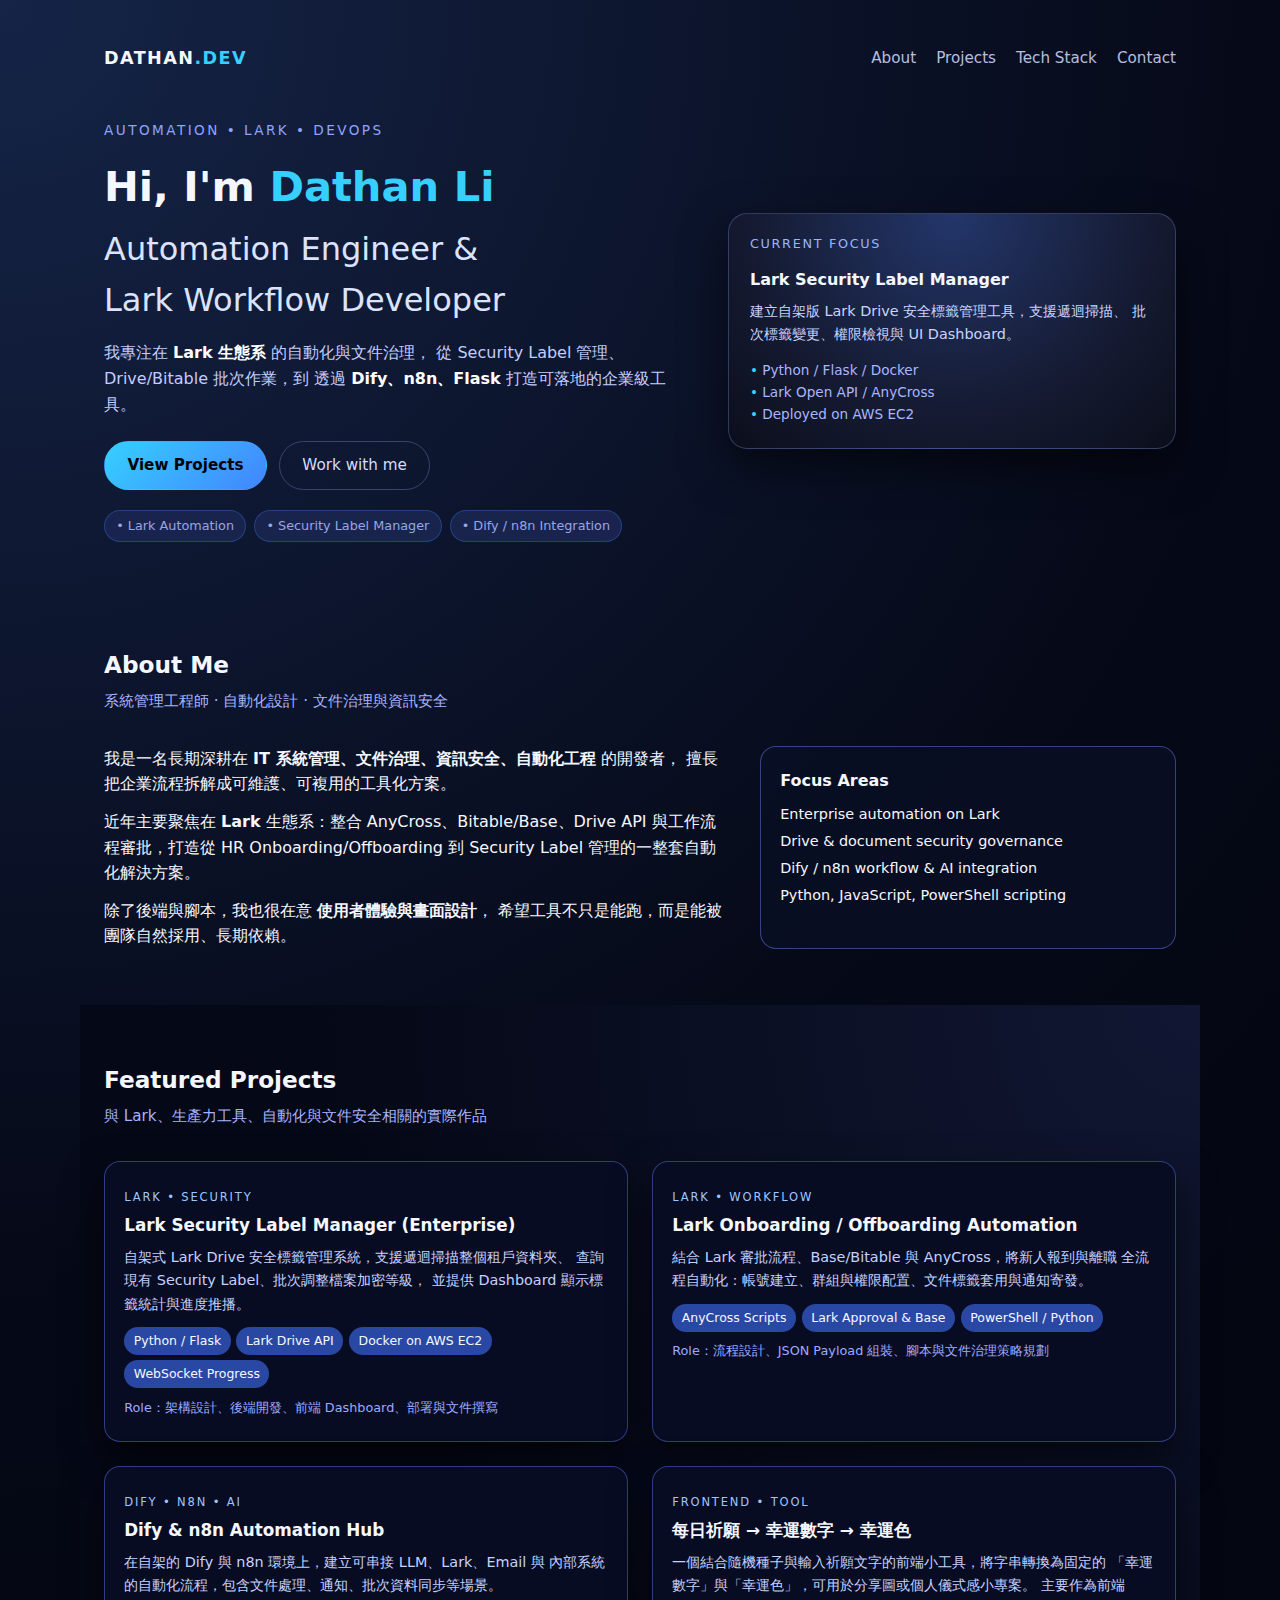
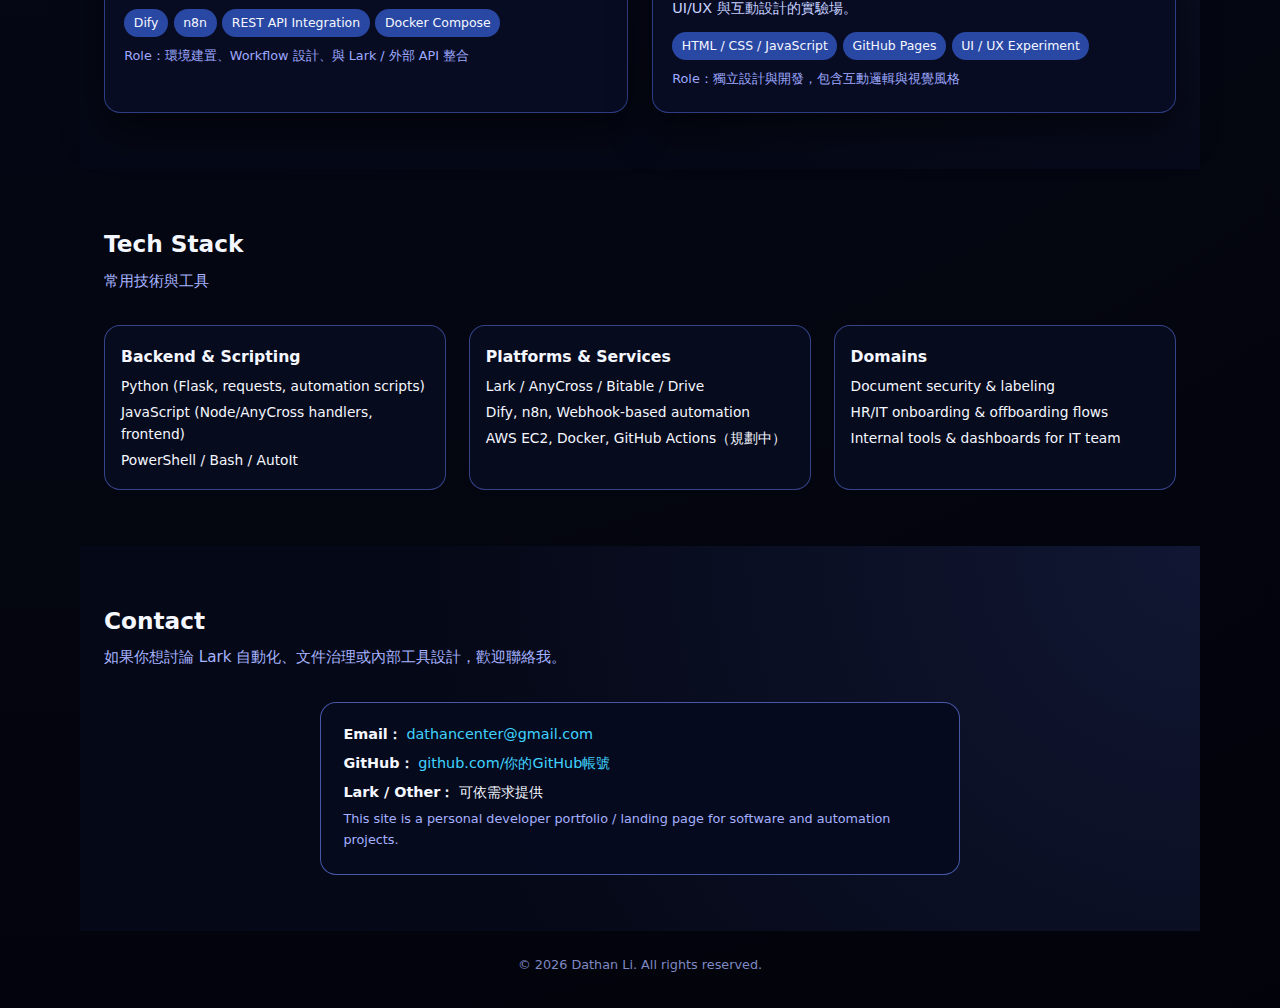
<file: index.htm>
<!DOCTYPE html>
<html lang="zh-Hant">
<head>
  <meta charset="UTF-8" />
  <meta name="viewport" content="width=device-width, initial-scale=1.0" />
  <title>Dathan Li | Automation & Lark Developer</title>
  <meta name="description" content="Dathan Li - 專注於 Lark 自動化、文件治理、資訊安全與企業級工作流程設計的系統工程師與開發者作品集。">
  <link rel="stylesheet" href="styles.css" />
</head>
<body>
  <!-- ===== Hero Landing Section ===== -->
  <header class="hero" id="top">
    <nav class="nav">
      <div class="logo">DATHAN<span>.DEV</span></div>
      <ul class="nav-links">
        <li><a href="#about">About</a></li>
        <li><a href="#projects">Projects</a></li>
        <li><a href="#stack">Tech Stack</a></li>
        <li><a href="#contact">Contact</a></li>
      </ul>
    </nav>

    <div class="hero-content">
      <div class="hero-text">
        <p class="hero-tag">Automation • Lark • DevOps</p>
        <h1>Hi, I'm <span>Dathan Li</span></h1>
        <h2>Automation Engineer &<br /> Lark Workflow Developer</h2>
        <p class="hero-desc">
          我專注在 <strong>Lark 生態系</strong> 的自動化與文件治理，
          從 Security Label 管理、Drive/Bitable 批次作業，到
          透過 <strong>Dify、n8n、Flask</strong> 打造可落地的企業級工具。
        </p>

        <div class="hero-actions">
          <a href="#projects" class="btn primary">View Projects</a>
          <a href="#contact" class="btn ghost">Work with me</a>
        </div>

        <div class="hero-meta">
          <span>• Lark Automation</span>
          <span>• Security Label Manager</span>
          <span>• Dify / n8n Integration</span>
        </div>
      </div>

      <div class="hero-card">
        <div class="hero-card-header">Current Focus</div>
        <div class="hero-card-body">
          <p class="hero-card-title">Lark Security Label Manager</p>
          <p class="hero-card-text">
            建立自架版 Lark Drive 安全標籤管理工具，支援遞迴掃描、
            批次標籤變更、權限檢視與 UI Dashboard。
          </p>
          <ul class="hero-card-list">
            <li>Python / Flask / Docker</li>
            <li>Lark Open API / AnyCross</li>
            <li>Deployed on AWS EC2</li>
          </ul>
        </div>
      </div>
    </div>
  </header>

  <main>
    <!-- ===== About ===== -->
    <section id="about" class="section">
      <div class="section-header">
        <h2>About Me</h2>
        <p>系統管理工程師 · 自動化設計 · 文件治理與資訊安全</p>
      </div>
      <div class="about-grid">
        <div class="about-text">
          <p>
            我是一名長期深耕在 <strong>IT 系統管理、文件治理、資訊安全、自動化工程</strong> 的開發者，
            擅長把企業流程拆解成可維護、可複用的工具化方案。
          </p>
          <p>
            近年主要聚焦在 <strong>Lark</strong> 生態系：整合 AnyCross、Bitable/Base、Drive
            API 與工作流程審批，打造從 HR Onboarding/Offboarding 到
            Security Label 管理的一整套自動化解決方案。
          </p>
          <p>
            除了後端與腳本，我也很在意 <strong>使用者體驗與畫面設計</strong>，
            希望工具不只是能跑，而是能被團隊自然採用、長期依賴。
          </p>
        </div>
        <div class="about-meta">
          <h3>Focus Areas</h3>
          <ul>
            <li>Enterprise automation on Lark</li>
            <li>Drive & document security governance</li>
            <li>Dify / n8n workflow & AI integration</li>
            <li>Python, JavaScript, PowerShell scripting</li>
          </ul>
        </div>
      </div>
    </section>

    <!-- ===== Projects ===== -->
    <section id="projects" class="section section-alt">
      <div class="section-header">
        <h2>Featured Projects</h2>
        <p>與 Lark、生產力工具、自動化與文件安全相關的實際作品</p>
      </div>

      <div class="projects-grid">

        <!-- Project 1 -->
        <article class="project-card">
          <div class="project-badge">Lark • Security</div>
          <h3>Lark Security Label Manager (Enterprise)</h3>
          <p class="project-desc">
            自架式 Lark Drive 安全標籤管理系統，支援遞迴掃描整個租戶資料夾、
            查詢現有 Security Label、批次調整檔案加密等級，
            並提供 Dashboard 顯示標籤統計與進度推播。
          </p>
          <ul class="project-tags">
            <li>Python / Flask</li>
            <li>Lark Drive API</li>
            <li>Docker on AWS EC2</li>
            <li>WebSocket Progress</li>
          </ul>
          <p class="project-role">
            Role：架構設計、後端開發、前端 Dashboard、部署與文件撰寫
          </p>
        </article>

        <!-- Project 2 -->
        <article class="project-card">
          <div class="project-badge">Lark • Workflow</div>
          <h3>Lark Onboarding / Offboarding Automation</h3>
          <p class="project-desc">
            結合 Lark 審批流程、Base/Bitable 與 AnyCross，將新人報到與離職
            全流程自動化：帳號建立、群組與權限配置、文件標籤套用與通知寄發。
          </p>
          <ul class="project-tags">
            <li>AnyCross Scripts</li>
            <li>Lark Approval & Base</li>
            <li>PowerShell / Python</li>
          </ul>
          <p class="project-role">
            Role：流程設計、JSON Payload 組裝、腳本與文件治理策略規劃
          </p>
        </article>

        <!-- Project 3 -->
        <article class="project-card">
          <div class="project-badge">Dify • n8n • AI</div>
          <h3>Dify & n8n Automation Hub</h3>
          <p class="project-desc">
            在自架的 Dify 與 n8n 環境上，建立可串接 LLM、Lark、Email 與
            內部系統的自動化流程，包含文件處理、通知、批次資料同步等場景。
          </p>
          <ul class="project-tags">
            <li>Dify</li>
            <li>n8n</li>
            <li>REST API Integration</li>
            <li>Docker Compose</li>
          </ul>
          <p class="project-role">
            Role：環境建置、Workflow 設計、與 Lark / 外部 API 整合
          </p>
        </article>

        <!-- Project 4 (前端工具 / Demo 也可以放這裡) -->
        <article class="project-card">
          <div class="project-badge">Frontend • Tool</div>
          <h3>每日祈願 → 幸運數字 → 幸運色</h3>
          <p class="project-desc">
            一個結合隨機種子與輸入祈願文字的前端小工具，將字串轉換為固定的
            「幸運數字」與「幸運色」，可用於分享圖或個人儀式感小專案。
            主要作為前端 UI/UX 與互動設計的實驗場。
          </p>
          <ul class="project-tags">
            <li>HTML / CSS / JavaScript</li>
            <li>GitHub Pages</li>
            <li>UI / UX Experiment</li>
          </ul>
          <p class="project-role">
            Role：獨立設計與開發，包含互動邏輯與視覺風格
          </p>
        </article>

      </div>
    </section>

    <!-- ===== Tech Stack ===== -->
    <section id="stack" class="section">
      <div class="section-header">
        <h2>Tech Stack</h2>
        <p>常用技術與工具</p>
      </div>
      <div class="stack-grid">
        <div class="stack-column">
          <h3>Backend & Scripting</h3>
          <ul>
            <li>Python (Flask, requests, automation scripts)</li>
            <li>JavaScript (Node/AnyCross handlers, frontend)</li>
            <li>PowerShell / Bash / AutoIt</li>
          </ul>
        </div>
        <div class="stack-column">
          <h3>Platforms & Services</h3>
          <ul>
            <li>Lark / AnyCross / Bitable / Drive</li>
            <li>Dify, n8n, Webhook-based automation</li>
            <li>AWS EC2, Docker, GitHub Actions（規劃中）</li>
          </ul>
        </div>
        <div class="stack-column">
          <h3>Domains</h3>
          <ul>
            <li>Document security & labeling</li>
            <li>HR/IT onboarding & offboarding flows</li>
            <li>Internal tools & dashboards for IT team</li>
          </ul>
        </div>
      </div>
    </section>

    <!-- ===== Contact ===== -->
    <section id="contact" class="section section-alt">
      <div class="section-header">
        <h2>Contact</h2>
        <p>如果你想討論 Lark 自動化、文件治理或內部工具設計，歡迎聯絡我。</p>
      </div>
      <div class="contact-card">
        <p><strong>Email：</strong> <a href="mailto:dathancenter@gmail.com">dathancenter@gmail.com</a></p>
        <p><strong>GitHub：</strong> <a href="https://github.com/你的GitHub帳號" target="_blank" rel="noreferrer">github.com/你的GitHub帳號</a></p>
        <p><strong>Lark / Other：</strong> 可依需求提供</p>
        <p class="contact-note">
          This site is a personal developer portfolio / landing page for software and automation projects.
        </p>
      </div>
    </section>
  </main>

  <footer class="footer">
    <p>© <span id="year"></span> Dathan Li. All rights reserved.</p>
  </footer>

  <script>
    // 自動年份
    document.getElementById('year').textContent = new Date().getFullYear();

    // 簡單平滑捲動
    document.querySelectorAll('a[href^="#"]').forEach(a => {
      a.addEventListener('click', e => {
        const targetId = a.getAttribute('href').slice(1);
        const el = document.getElementById(targetId);
        if (el) {
          e.preventDefault();
          el.scrollIntoView({ behavior: 'smooth', block: 'start' });
        }
      });
    });
  </script>
</body>
</html>
</file>
<file: styles.css>
/* 全域設定 */
*,
*::before,
*::after {
  box-sizing: border-box;
  margin: 0;
  padding: 0;
}

body {
  font-family: system-ui, -apple-system, BlinkMacSystemFont, "Segoe UI",
    "Noto Sans TC", sans-serif;
  background: radial-gradient(circle at top left, #152447 0, #050816 45%, #02030a 100%);
  color: #f5f7ff;
  line-height: 1.6;
}

/* 文字與容器 */
.section,
.hero-content,
.nav {
  max-width: 1120px;
  margin: 0 auto;
  padding: 0 1.5rem;
}

/* ===== Navigation ===== */
.nav {
  display: flex;
  align-items: center;
  justify-content: space-between;
  padding: 1.25rem 1.5rem 0.5rem;
}

.logo {
  font-weight: 700;
  letter-spacing: 0.08em;
  font-size: 1.1rem;
  text-transform: uppercase;
}

.logo span {
  color: #35d0ff;
}

.nav-links {
  list-style: none;
  display: flex;
  gap: 1.25rem;
}

.nav-links a {
  color: #d5ddff;
  text-decoration: none;
  font-size: 0.95rem;
  opacity: 0.85;
  transition: opacity 0.2s ease, color 0.2s ease;
}

.nav-links a:hover {
  opacity: 1;
  color: #ffffff;
}

/* ===== Hero ===== */
.hero {
  padding: 1.5rem 0 3rem;
}

.hero-content {
  display: grid;
  grid-template-columns: minmax(0, 3fr) minmax(0, 2.3fr);
  gap: 2.5rem;
  align-items: center;
  padding: 2.5rem 1.5rem 0;
}

.hero-tag {
  font-size: 0.85rem;
  text-transform: uppercase;
  letter-spacing: 0.18em;
  color: #8fa4ff;
  margin-bottom: 0.75rem;
}

.hero h1 {
  font-size: clamp(2rem, 3vw + 1rem, 2.6rem);
  margin-bottom: 0.2rem;
}

.hero h1 span {
  color: #35d0ff;
}

.hero h2 {
  font-size: clamp(1.5rem, 2.2vw + 1rem, 2rem);
  font-weight: 500;
  color: #dbe3ff;
  margin-bottom: 0.9rem;
}

.hero-desc {
  color: #c2ccff;
  max-width: 580px;
  margin-bottom: 1.5rem;
}

.hero-desc strong {
  color: #ffffff;
}

.hero-actions {
  display: flex;
  gap: 0.75rem;
  margin-bottom: 1.25rem;
}

.btn {
  display: inline-flex;
  align-items: center;
  justify-content: center;
  padding: 0.7rem 1.4rem;
  border-radius: 999px;
  border: 1px solid transparent;
  font-size: 0.95rem;
  cursor: pointer;
  text-decoration: none;
  transition: background 0.2s ease, color 0.2s ease, border-color 0.2s ease,
    transform 0.1s ease;
}

.btn.primary {
  background: linear-gradient(135deg, #35d0ff, #4285ff);
  color: #020308;
  font-weight: 600;
}

.btn.primary:hover {
  transform: translateY(-1px);
}

.btn.ghost {
  background: transparent;
  color: #d5ddff;
  border-color: #39446b;
}

.btn.ghost:hover {
  background: rgba(255, 255, 255, 0.06);
}

.hero-meta {
  display: flex;
  flex-wrap: wrap;
  gap: 0.5rem;
  font-size: 0.8rem;
  color: #98a5e6;
}

.hero-meta span {
  padding: 0.3rem 0.7rem;
  border-radius: 999px;
  background: rgba(27, 38, 81, 0.9);
  border: 1px solid rgba(66, 133, 255, 0.3);
}

/* Hero side card */
.hero-card {
  background: radial-gradient(circle at top, #23366a 0, #151b33 60%, #0b0e1b 100%);
  border-radius: 1.2rem;
  padding: 1.2rem 1.3rem 1.4rem;
  border: 1px solid rgba(117, 131, 200, 0.36);
  box-shadow: 0 18px 45px rgba(0, 0, 0, 0.55);
}

.hero-card-header {
  font-size: 0.8rem;
  text-transform: uppercase;
  letter-spacing: 0.13em;
  color: #99b4ff;
  margin-bottom: 0.8rem;
}

.hero-card-title {
  font-weight: 600;
  margin-bottom: 0.5rem;
}

.hero-card-text {
  font-size: 0.9rem;
  color: #c8d4ff;
  margin-bottom: 0.85rem;
}

.hero-card-list {
  list-style: none;
  font-size: 0.85rem;
  color: #a9b6ff;
}

.hero-card-list li::before {
  content: "• ";
  color: #35d0ff;
}

/* ===== Sections ===== */
.section {
  padding: 3.5rem 1.5rem;
}

.section-alt {
  background: radial-gradient(circle at top right, #111733 0, #050816 65%);
}

.section-header {
  text-align: left;
  max-width: 1120px;
  margin: 0 auto 2rem;
}

.section-header h2 {
  font-size: 1.45rem;
  margin-bottom: 0.4rem;
}

.section-header p {
  color: #a6b3ff;
  font-size: 0.95rem;
}

/* About */
.about-grid {
  max-width: 1120px;
  margin: 0 auto;
  display: grid;
  grid-template-columns: minmax(0, 3fr) minmax(0, 2fr);
  gap: 2rem;
}

.about-text p + p {
  margin-top: 0.75rem;
}

.about-meta {
  background: rgba(9, 14, 36, 0.9);
  border-radius: 1rem;
  padding: 1.3rem 1.2rem;
  border: 1px solid rgba(84, 104, 196, 0.6);
}

.about-meta h3 {
  font-size: 1rem;
  margin-bottom: 0.6rem;
}

.about-meta ul {
  list-style: none;
  font-size: 0.9rem;
}

.about-meta li + li {
  margin-top: 0.25rem;
}

/* Projects */
.projects-grid {
  max-width: 1120px;
  margin: 0 auto;
  display: grid;
  grid-template-columns: repeat(2, minmax(0, 1fr));
  gap: 1.5rem;
}

.project-card {
  background: rgba(8, 13, 35, 0.96);
  border-radius: 1rem;
  padding: 1.3rem 1.2rem 1.4rem;
  border: 1px solid rgba(63, 82, 172, 0.7);
  box-shadow: 0 18px 40px rgba(0, 0, 0, 0.55);
}

.project-badge {
  display: inline-block;
  font-size: 0.72rem;
  text-transform: uppercase;
  letter-spacing: 0.16em;
  color: #9cc6ff;
  margin-bottom: 0.4rem;
}

.project-card h3 {
  font-size: 1.05rem;
  margin-bottom: 0.45rem;
}

.project-desc {
  font-size: 0.9rem;
  color: #c5d1ff;
  margin-bottom: 0.7rem;
}

.project-tags {
  list-style: none;
  display: flex;
  flex-wrap: wrap;
  gap: 0.35rem;
  margin-bottom: 0.6rem;
}

.project-tags li {
  font-size: 0.78rem;
  padding: 0.25rem 0.6rem;
  border-radius: 999px;
  background: rgba(45, 79, 179, 0.9);
}

.project-role {
  font-size: 0.8rem;
  color: #9ea9ff;
}

/* Stack */
.stack-grid {
  max-width: 1120px;
  margin: 0 auto;
  display: grid;
  grid-template-columns: repeat(3, minmax(0, 1fr));
  gap: 1.4rem;
}

.stack-column {
  background: rgba(7, 11, 31, 0.96);
  border-radius: 1rem;
  padding: 1.1rem 1rem;
  border: 1px solid rgba(73, 91, 184, 0.7);
}

.stack-column h3 {
  font-size: 0.98rem;
  margin-bottom: 0.4rem;
}

.stack-column ul {
  list-style: none;
  font-size: 0.86rem;
}

.stack-column li + li {
  margin-top: 0.25rem;
}

/* Contact */
.contact-card {
  max-width: 640px;
  margin: 0 auto;
  background: rgba(5, 10, 30, 0.96);
  border-radius: 1rem;
  padding: 1.3rem 1.4rem 1.5rem;
  border: 1px solid rgba(86, 107, 204, 0.8);
  font-size: 0.9rem;
}

.contact-card p + p {
  margin-top: 0.35rem;
}

.contact-card a {
  color: #40d2ff;
  text-decoration: none;
}

.contact-card a:hover {
  text-decoration: underline;
}

.contact-note {
  margin-top: 0.7rem;
  font-size: 0.8rem;
  color: #a5b1ff;
}

/* Footer */
.footer {
  text-align: center;
  font-size: 0.8rem;
  color: #7f89c3;
  padding: 1.5rem 0 2rem;
}

/* ===== Responsive ===== */
@media (max-width: 900px) {
  .hero-content {
    grid-template-columns: 1fr;
  }

  .hero-card {
    margin-top: 1.5rem;
  }

  .projects-grid {
    grid-template-columns: 1fr;
  }

  .about-grid,
  .stack-grid {
    grid-template-columns: 1fr;
  }

  .nav-links {
    display: none; /* 簡化：手機版先隱藏 nav menu */
  }

  .hero {
    padding-top: 0.5rem;
  }
}
</file>
